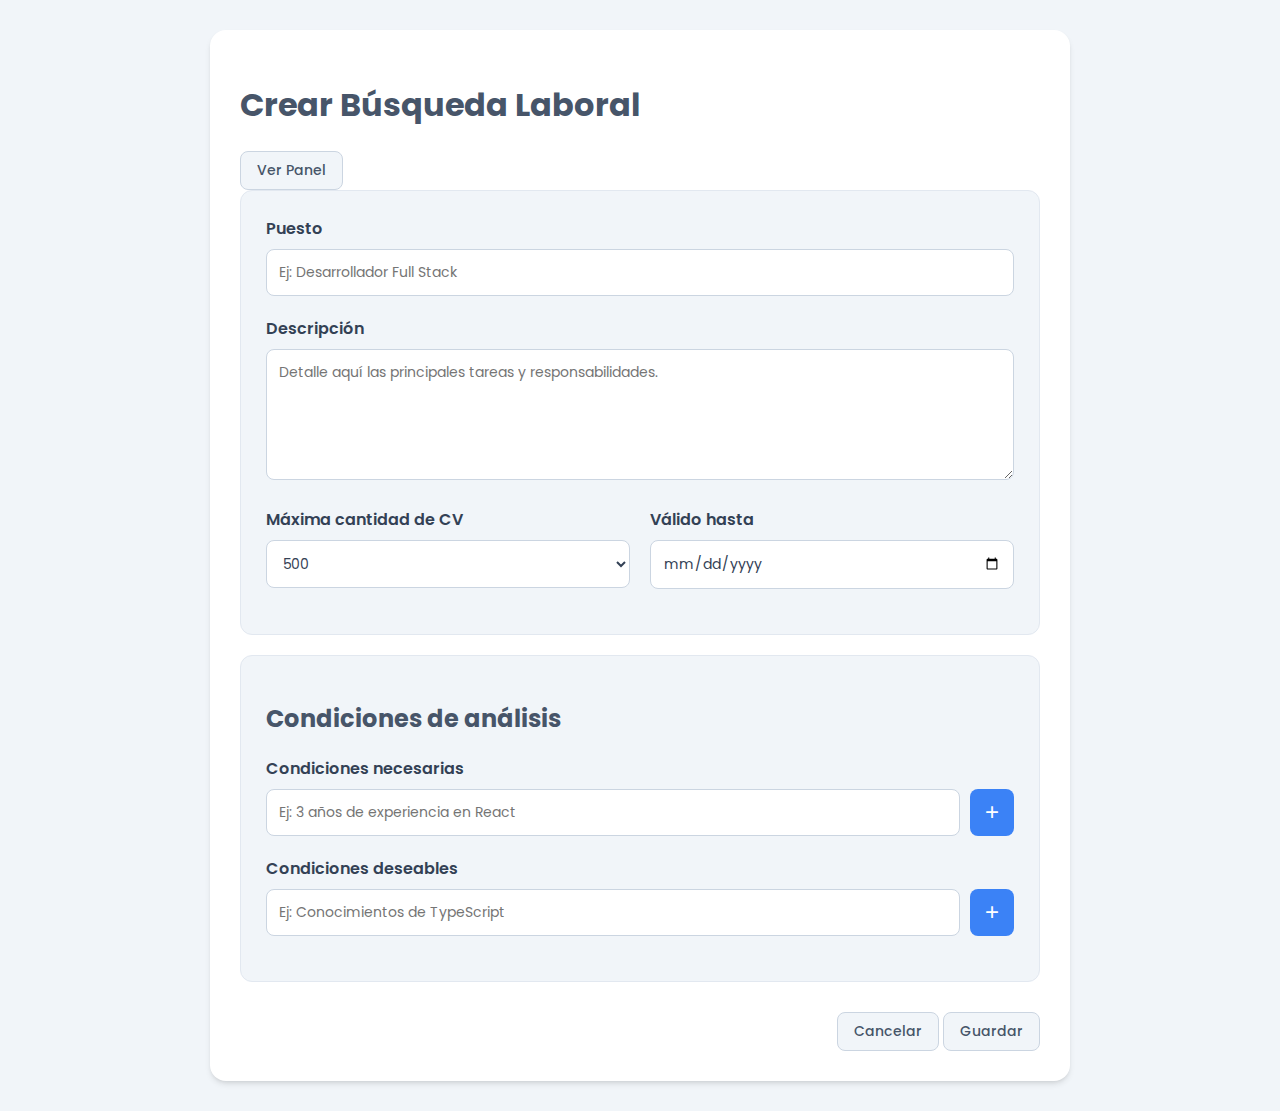
<file: crear-aviso.html>
<!DOCTYPE html>
<html lang="es">
<head>
  <meta charset="UTF-8">
  <title>Crear Nuevo Aviso Laboral</title>
  <link rel="preconnect" href="https://fonts.googleapis.com">
  <link rel="preconnect" href="https://fonts.gstatic.com" crossorigin>
  <link href="https://fonts.googleapis.com/css2?family=Poppins:wght@400;500;600&display=swap" rel="stylesheet">
  <link rel="stylesheet" href="style.css">
</head>
<body class="dark-theme">
  <div class="form-container">
    <div class="form-header">
        <h1>Crear Búsqueda Laboral</h1>
        <a href="lista-avisos.html" class="action-btn">Ver Panel</a>
    </div>
    
    <form id="aviso-form">
        <div class="form-section">
            <div class="form-group">
                <label for="puesto-trabajo">Puesto</label>
                <input type="text" id="puesto-trabajo" placeholder="Ej: Desarrollador Full Stack" required>
            </div>
            <div class="form-group">
                <label for="descripcion-trabajo">Descripción</label>
                <textarea id="descripcion-trabajo" rows="5" placeholder="Detalle aquí las principales tareas y responsabilidades." required></textarea>
            </div>
            <div class="form-row">
                <div class="form-group">
                    <label for="max-cv">Máxima cantidad de CV</label>
                    <select id="max-cv">
                        <option value="100">100</option>
                        <option value="200">200</option>
                        <option value="500" selected>500</option>
                        <option value="1000">1000</option>
                    </select>
                </div>
                <div class="form-group">
                    <label for="valido-hasta">Válido hasta</label>
                    <input type="date" id="valido-hasta" required>
                </div>
            </div>
        </div>

        <div class="form-section">
            <h2>Condiciones de análisis</h2>
            <div class="form-group">
                <label for="necesaria-input">Condiciones necesarias</label>
                <div class="condition-input-group">
                    <input type="text" id="necesaria-input" placeholder="Ej: 3 años de experiencia en React">
                    <button type="button" class="add-btn" id="add-necesaria-btn">+</button>
                </div>
                <ul id="necesarias-list" class="conditions-list"></ul>
            </div>
            <div class="form-group">
                <label for="deseable-input">Condiciones deseables</label>
                <div class="condition-input-group">
                    <input type="text" id="deseable-input" placeholder="Ej: Conocimientos de TypeScript">
                    <button type="button" class="add-btn" id="add-deseable-btn">+</button>
                </div>
                <ul id="deseables-list" class="conditions-list"></ul>
            </div>
        </div>

        <div class="form-actions">
            <button type="button" class="action-btn cancel-btn">Cancelar</button>
            <button type="submit" class="action-btn download-btn">Guardar</button>
        </div>
    </form>

    <div id="success-message" class="hidden">
      ✅ ¡Aviso publicado con éxito!
    </div>
  </div>
  
  <script src="crear-aviso.js"></script>
</body>
</html>
</file>
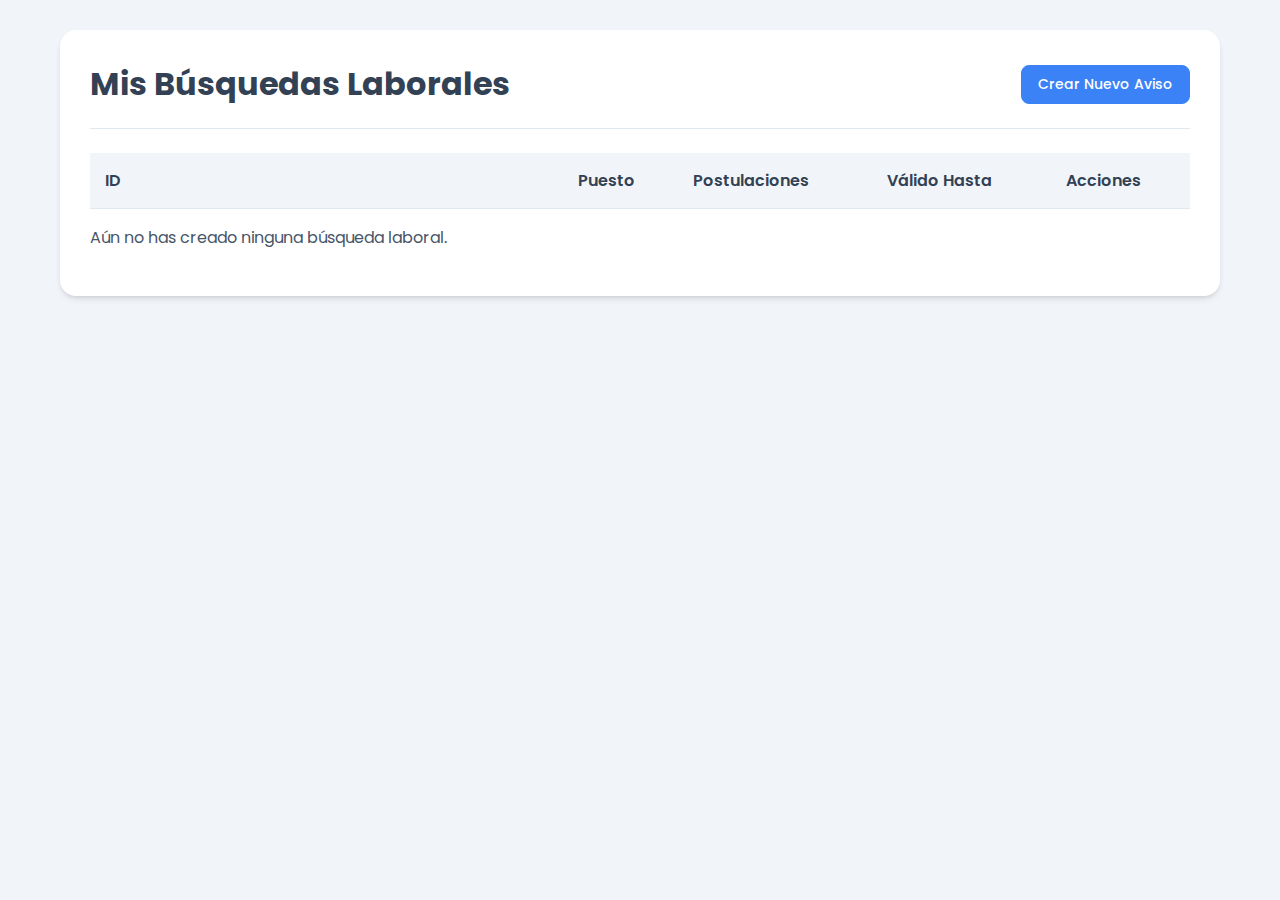
<file: lista-avisos.html>
<!DOCTYPE html>
<html lang="es">
<head>
  <meta charset="UTF-8">
  <title>Mis Búsquedas Laborales</title>
  <link rel="preconnect" href="https://fonts.googleapis.com">
  <link rel="preconnect" href="https://fonts.gstatic.com" crossorigin>
  <link href="https://fonts.googleapis.com/css2?family=Poppins:wght@400;500;600&display=swap" rel="stylesheet">
  <link rel="stylesheet" href="style.css">
</head>
<body>
  <div class="panel-container">
    <div class="dashboard-header">
      <h1>Mis Búsquedas Laborales</h1>
      <a href="crear-aviso.html" class="action-btn primary-btn">Crear Nuevo Aviso</a>
    </div>

    <table class="aviso-table">
        <thead>
            <tr>
                <th>ID</th>
                <th>Puesto</th>
                <th>Postulaciones</th>
                <th>Válido Hasta</th>
                <th>Acciones</th>
            </tr>
        </thead>
        <tbody id="aviso-list-body">
            </tbody>
    </table>
  </div>

  <script src="lista-avisos.js"></script>
</body>
</html>
</file>
<file: style.css>
/* --- CONFIGURACIÓN GENERAL Y FUENTES --- */
:root {
  --primary-color: #3b82f6;
  --success-color: #22c55e;
  --light-gray: #f1f5f9;
  --medium-gray: #e2e8f0;
  --border-gray: #cbd5e1;
  --dark-gray: #334155;
  --text-color: #475569;
  --white: #fff;
  --shadow-sm: 0 1px 2px rgba(0,0,0,0.05);
  --shadow-md: 0 4px 6px -1px rgba(0,0,0,0.1), 0 2px 4px -2px rgba(0,0,0,0.1);
  --warning-color: #f59e0b;
}

body {
  font-family: 'Poppins', sans-serif;
  margin: 0;
  background: var(--light-gray);
  color: var(--text-color);
  -webkit-font-smoothing: antialiased;
  -moz-osx-font-smoothing: grayscale;
}

.hidden {
  display: none !important;
}

a {
    color: var(--primary-color);
    text-decoration: none;
    font-weight: 500;
}
a:hover {
    text-decoration: underline;
}

.panel-container {
  max-width: 1100px;
  margin: 30px auto;
  padding: 30px;
  background: var(--white);
  border-radius: 16px;
  box-shadow: var(--shadow-md);
}

.dashboard-header {
  display: flex;
  justify-content: space-between;
  align-items: center;
  margin-bottom: 24px;
  padding-bottom: 20px;
  border-bottom: 1px solid var(--medium-gray);
}
.dashboard-header h1 {
    color: var(--dark-gray);
    margin: 0;
}

.action-btn {
  background-color: var(--light-gray);
  border: 1px solid var(--border-gray);
  color: var(--text-color);
  padding: 8px 16px;
  border-radius: 8px;
  cursor: pointer;
  font-weight: 500;
  font-family: 'Poppins', sans-serif;
  font-size: 14px;
  text-decoration: none;
  display: inline-flex;
  align-items: center;
  gap: 6px;
  transition: all 0.2s;
}
.action-btn:hover {
  background-color: var(--medium-gray);
  border-color: #94a3b8;
}

.primary-btn {
    background-color: var(--primary-color);
    border-color: var(--primary-color);
    color: white;
}
.primary-btn:hover {
    background-color: #1d4ed8;
}

/* --- ESTILOS PARA LA PÁGINA DEL POSTULANTE (index.html) --- */
.upload-container {
  max-width: 800px;
  margin: 20px auto;
  padding: 30px;
  background: var(--white);
  border-radius: 16px;
  box-shadow: var(--shadow-md);
  text-align: center;
}
.custom-file-upload {
  border: 2px dashed var(--medium-gray);
  border-radius: 8px;
  padding: 30px;
  display: block;
  cursor: pointer;
  margin: 24px 0;
  transition: background-color 0.2s, border-color 0.2s;
}
#submit-btn {
  width: 100%;
  padding: 15px;
  font-size: 16px;
  background-color: var(--primary-color);
  color: var(--white);
  border: none;
  border-radius: 8px;
  cursor: pointer;
}
#submit-btn:disabled {
  background-color: #94a3b8;
  cursor: not-allowed;
}
.aviso-container {
  max-width: 800px;
  margin: 30px auto;
  padding: 30px;
  background: var(--white);
  border-radius: 16px;
  box-shadow: var(--shadow-sm);
}
.aviso-header {
    border-bottom: 1px solid var(--medium-gray);
    padding-bottom: 15px;
    margin-bottom: 15px;
}
.aviso-header h1 {
  color: var(--dark-gray);
  margin-top: 0;
  margin-bottom: 5px;
}
.aviso-meta {
    display: flex;
    gap: 20px;
    color: var(--text-color);
    font-weight: 500;
}
.aviso-container .descripcion {
  line-height: 1.7;
  font-size: 16px;
}
.lista-condiciones {
  list-style: none;
  padding-left: 0;
  display: flex;
  flex-wrap: wrap;
  gap: 10px;
}
.lista-condiciones li {
  background-color: #eef2ff;
  color: #312e81;
  padding: 8px 12px;
  border-radius: 20px;
  font-weight: 500;
  font-size: 14px;
}


/* --- ESTILOS PARA CREAR AVISO --- */
.form-container {
  max-width: 800px;
  margin: 30px auto;
  padding: 30px;
  background: var(--white);
  border-radius: 16px;
  box-shadow: var(--shadow-md);
}
.form-section {
    background-color: var(--light-gray);
    border: 1px solid var(--medium-gray);
    padding: 25px;
    border-radius: 12px;
    margin-bottom: 20px;
}
.form-row {
    display: grid;
    grid-template-columns: 1fr 1fr;
    gap: 20px;
}
.form-group {
  margin-bottom: 20px;
}
.form-group label {
  display: block;
  font-weight: 600;
  margin-bottom: 8px;
  color: var(--dark-gray);
}
.form-group input,
.form-group textarea,
.form-group select {
  width: 100%;
  padding: 12px;
  border: 1px solid var(--border-gray);
  border-radius: 8px;
  font-family: 'Poppins', sans-serif;
  font-size: 14px;
  box-sizing: border-box;
  background-color: var(--white);
  color: var(--dark-gray);
}
.condition-input-group {
    display: flex;
    gap: 10px;
}
.add-btn {
    padding: 0 15px;
    font-size: 24px;
    background-color: var(--primary-color);
    color: white;
    border: none;
    border-radius: 8px;
    cursor: pointer;
}
.conditions-list {
    margin-top: 15px;
}
.condition-item {
    background-color: var(--medium-gray);
    padding: 8px 12px;
    border-radius: 20px;
    display: inline-flex;
    align-items: center;
    gap: 8px;
    margin-right: 10px;
    margin-bottom: 10px;
}
.remove-btn {
    background: none;
    border: none;
    color: var(--text-color);
    cursor: pointer;
    font-weight: bold;
}
.form-actions {
    text-align: right;
    margin-top: 30px;
}
#success-message {
    padding: 15px;
    background-color: #dcfce7;
    color: #166534;
    border-radius: 8px;
    margin-top: 20px;
    text-align: center;
    font-weight: 500;
}


/* --- ESTILOS PARA LISTA DE AVISOS Y PANEL DE CANDIDATOS --- */
.aviso-table, .cv-table {
    width: 100%;
    border-collapse: collapse;
}
.aviso-table th, .aviso-table td,
.cv-table th, .cv-table td {
    padding: 15px;
    text-align: left;
    border-bottom: 1px solid var(--medium-gray);
    vertical-align: middle;
}
.aviso-table th, .cv-table th {
    font-weight: 600;
    color: var(--dark-gray);
    background-color: var(--light-gray);
}
.aviso-table tr:last-child td,
.cv-table tr:last-child td {
    border-bottom: none;
}
.aviso-table .actions-group,
.cv-table .actions-group {
    display: flex;
    gap: 10px;
    align-items: center;
}
.processing-status {
    background-color: var(--medium-gray);
    padding: 10px 15px;
    border-radius: 8px;
    margin-bottom: 20px;
    font-weight: 500;
    color: var(--dark-gray);
}

/* --- DETALLES DEL AVISO --- */
.details-container {
    max-width: 900px;
    margin: 30px auto;
    background: var(--white);
    border-radius: 16px;
    box-shadow: var(--shadow-md);
    overflow: hidden;
}
.details-header {
    padding: 30px;
    border-bottom: 1px solid var(--medium-gray);
}
.details-header h1 {
    margin: 0;
    color: var(--dark-gray);
}
.details-body {
    padding: 30px;
}
.details-grid {
    display: grid;
    grid-template-columns: 2fr 1fr;
    gap: 40px;
}
.details-section {
    margin-bottom: 30px;
}
.details-section h3 {
    color: var(--dark-gray);
    margin-top: 0;
    margin-bottom: 10px;
}
.share-section .link-group {
    display: flex;
    gap: 10px;
    margin-top: 10px;
}
.share-section input {
    width: 100%;
    padding: 10px;
    border: 1px solid var(--border-gray);
    border-radius: 8px;
    font-size: 14px;
    background-color: var(--light-gray);
    box-sizing: border-box;
}
.qr-code {
    margin-top: 20px;
    text-align: center;
}
.qr-code canvas {
    border: 5px solid var(--white);
    border-radius: 8px;
    box-shadow: var(--shadow-sm);
}
.action-btn.has-notes {
    border-color: var(--warning-color);
    background-color: #fffbeb;
}


/* --- VENTANA MODAL --- */
.modal-container {
    position: fixed;
    top: 0;
    left: 0;
    width: 100%;
    height: 100%;
    background-color: rgba(0, 0, 0, 0.6);
    display: flex;
    justify-content: center;
    align-items: center;
    z-index: 1000;
    opacity: 0;
    transition: opacity 0.3s ease;
    pointer-events: none;
}
.modal-container.visible {
    opacity: 1;
    pointer-events: auto;
}
.modal-content {
    background: var(--white);
    padding: 30px;
    border-radius: 16px;
    box-shadow: 0 10px 25px rgba(0,0,0,0.1);
    width: 90%;
    max-width: 600px;
    transform: scale(0.95);
    transition: transform 0.3s ease;
}
.modal-container.visible .modal-content {
    transform: scale(1);
}
.modal-header {
    display: flex;
    justify-content: space-between;
    align-items: center;
    border-bottom: 1px solid var(--medium-gray);
    padding-bottom: 15px;
    margin-bottom: 20px;
}
.modal-header h2 {
    margin: 0;
    color: var(--dark-gray);
}
.modal-close-btn {
    background: none;
    border: none;
    font-size: 24px;
    cursor: pointer;
    color: #94a3b8;
}
.modal-body p {
    line-height: 1.7;
}
.modal-body ul {
    list-style: none;
    padding: 0;
}
.modal-body ul li {
    padding: 8px 0;
    border-bottom: 1px solid var(--medium-gray);
}
.modal-body ul li:last-child {
    border-bottom: none;
}
.modal-body textarea {
    width: 95%;
    min-height: 150px;
    border: 1px solid var(--border-gray);
    border-radius: 8px;
    padding: 15px;
    font-family: 'Poppins', sans-serif;
    font-size: 14px;
    resize: vertical;
}
.modal-footer {
    text-align: right;
    margin-top: 20px;
}
</file>
